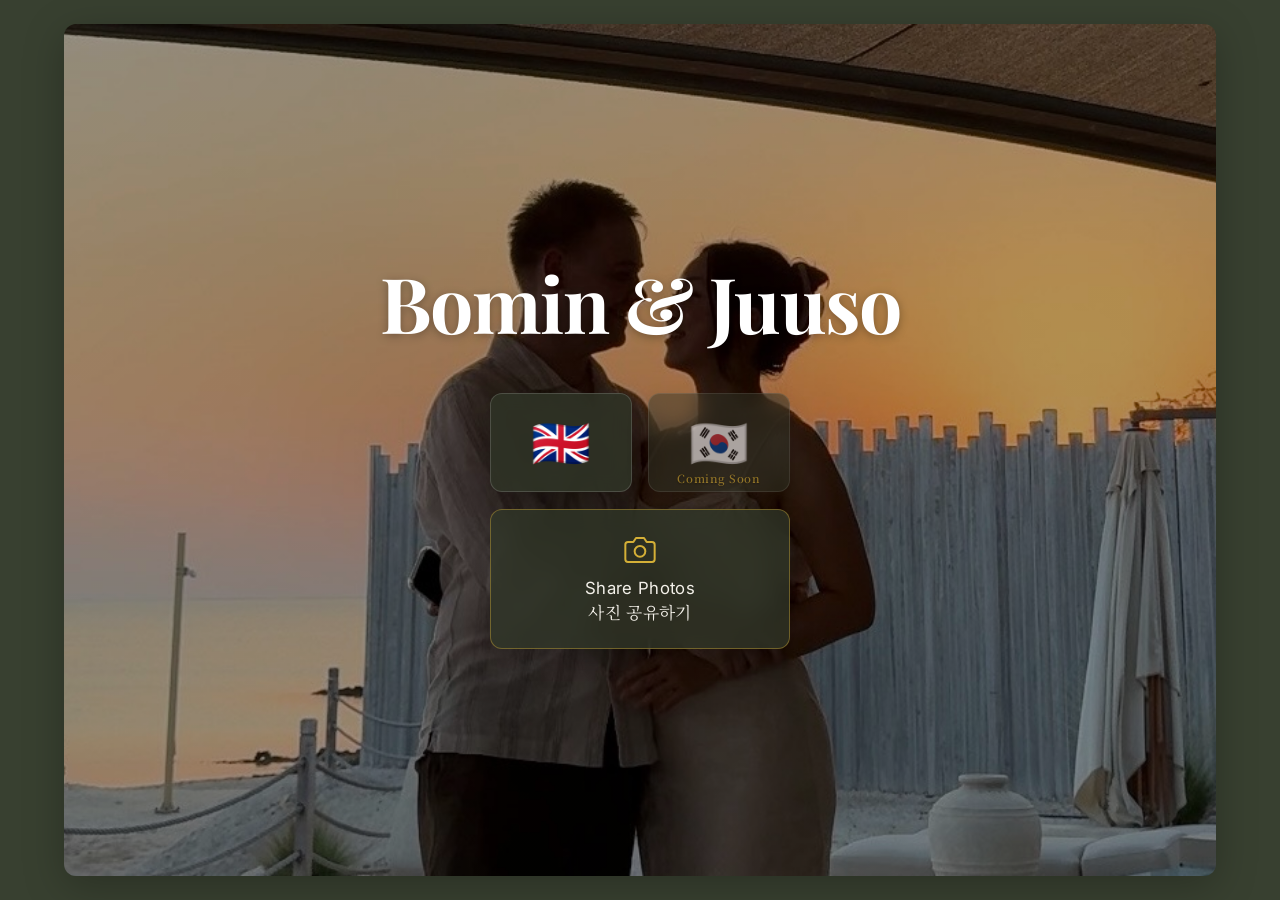
<file: wedding/index.html>
<!DOCTYPE html>
<html lang="en">
<head>
    <meta charset="UTF-8">
    <meta name="viewport" content="width=device-width, initial-scale=1.0">
    <title>Bomin & Juuso</title>
    <style>
        /* Imported Noto Serif KR for the elegant Korean button text */
        @import url('https://fonts.googleapis.com/css2?family=Inter:wght@300;400;600&family=Noto+Serif+KR:wght@300;400;600&family=Playfair+Display:ital,wght@0,400;0,600;1,400&display=swap');

        :root {
            --bg-color: #384030; 
            --inset-bg: #303729; 
            --text-main: #F4F1EA; 
            --accent: #D4AF37; 
        }

        body {
            margin: 0;
            padding: 0;
            background-color: var(--bg-color);
            color: var(--text-main);
            font-family: 'Inter', sans-serif;
            -webkit-font-smoothing: antialiased;
        }

        /* Exactly matches your beautifully boxed hero section */
        .hero-wrapper {
            height: 100vh;
            padding: 24px; 
            box-sizing: border-box;
            width: 100%;
            max-width: 1200px; 
            margin: 0 auto;
        }

        .hero {
            display: flex;
            flex-direction: column;
            justify-content: center;
            align-items: center;
            height: 100%; 
            width: 100%;
            border-radius: 12px;
            text-align: center;
            padding: 0 24px;
            box-sizing: border-box;
            background-image: linear-gradient(rgba(0, 0, 0, 0.3), rgba(0, 0, 0, 0.3)), url('couple.jpg');
            background-size: cover;
            background-position: center; 
            box-shadow: 0 10px 40px rgba(0,0,0,0.25); 
            overflow: hidden;
            animation: fadeInUp 1s ease-out forwards;
        }

        @keyframes fadeInUp {
            from { opacity: 0; transform: translateY(20px); }
            to { opacity: 1; transform: translateY(0); }
        }

        .hero h1 {
            font-family: 'Playfair Display', serif;
            font-size: 4.8rem; 
            letter-spacing: -0.02em;
            margin: 0 0 40px 0; 
            color: #FFFFFF; 
            text-shadow: 0 2px 10px rgba(0,0,0,0.3); 
        }

        /* Container for the buttons */
        .actions-container {
            display: flex;
            flex-direction: column;
            gap: 16px;
            align-items: center;
            width: 100%;
            max-width: 300px; /* Keeps the buttons neatly sized */
        }

        /* Side-by-side flags */
        .flag-row {
            display: flex;
            gap: 16px;
            width: 100%;
        }

        /* Frosted Glass Button Styling */
        .nav-btn {
            display: flex;
            align-items: center;
            justify-content: center;
            background-color: rgba(48, 55, 41, 0.75); /* Semi-transparent olive */
            backdrop-filter: blur(10px); /* Creates the frosted glass look */
            -webkit-backdrop-filter: blur(10px); /* For iPhones */
            color: var(--text-main);
            text-decoration: none;
            border-radius: 12px;
            border: 1px solid rgba(255, 255, 255, 0.15);
            transition: all 0.3s ease;
            box-shadow: 0 8px 24px rgba(0,0,0,0.2);
            position: relative;
        }

        .nav-btn:not(.disabled-btn):hover {
            background-color: rgba(48, 55, 41, 0.95);
            border-color: var(--accent);
            transform: translateY(-3px);
            box-shadow: 0 12px 30px rgba(0,0,0,0.3);
        }

        .flag-btn {
            flex: 1; /* Makes both flags perfectly equal width */
            padding: 20px 0;
            font-size: 3rem; /* Massive, clickable emojis */
            line-height: 1.2;
        }
        
        /* Styling for the disabled Korean button */
        .disabled-btn {
            opacity: 0.6;
            cursor: default;
            /* Override the standard nav-btn link behavior to prevent clicking */
            pointer-events: none;
        }
        
        /* The coming soon overlay text */
        .coming-soon-label {
            position: absolute;
            bottom: 6px;
            width: 100%;
            text-align: center;
            font-family: 'Noto Serif KR', serif;
            font-size: 0.7rem;
            color: var(--accent);
            font-weight: 600;
            letter-spacing: 0.05em;
            text-shadow: 0 1px 2px rgba(0,0,0,0.5);
        }

        /* Updated Camera Button to be square/balanced with icon on top and stacked text */
        .camera-btn {
            flex-direction: column;
            padding: 24px 16px;
            width: 100%; 
            box-sizing: border-box;
            gap: 10px;
            border-color: rgba(212, 175, 55, 0.4); 
            text-align: center;
        }

        .camera-btn:hover {
            border-color: var(--accent);
        }

        .camera-btn svg {
            color: var(--accent);
            flex-shrink: 0;
            margin-bottom: 2px;
        }

        .btn-text-wrapper {
            display: flex;
            flex-direction: column;
            align-items: center;
            gap: 2px;
            width: 100%;
        }

        /* Both English and Korean texts share identical styling as requested */
        .btn-text-en, .btn-text-ko {
            font-family: 'Inter', 'Noto Serif KR', sans-serif;
            font-size: 1.05rem;
            font-weight: 400;
            color: var(--text-main);
            letter-spacing: 0.02em;
        }

        /* Mobile adjustments */
        @media (max-width: 700px) {
            .hero-wrapper { padding: 16px; } 
            .hero h1 { font-size: 3.5rem; margin-bottom: 32px; }
            .flag-btn { padding: 16px 0; font-size: 2.8rem; }
            .coming-soon-label { font-size: 0.65rem; bottom: 4px; }
        }
    </style>
</head>
<body>
    <div class="hero-wrapper">
        <section class="hero">
            <h1>Bomin & Juuso</h1>
            
            <div class="actions-container">
                <div class="flag-row">
                    <!-- Finnish Flag links to en.html -->
                    <a href="en.html" class="nav-btn flag-btn" aria-label="English">
                        🇬🇧
                    </a>
                    <!-- Korean Flag disabled for now -->
                    <div class="nav-btn flag-btn disabled-btn" aria-label="Korean (Coming Soon)">
                        🇰🇷
                        <span class="coming-soon-label">Coming Soon</span>
                    </div>
                </div>
                
                <!-- Camera Button links to upload.html -->
                <a href="upload.html" class="nav-btn camera-btn" aria-label="Share Photos">
                    <svg width="32" height="32" viewBox="0 0 24 24" fill="none" stroke="currentColor" stroke-width="1.5" stroke-linecap="round" stroke-linejoin="round">
                        <path d="M23 19a2 2 0 0 1-2 2H3a2 2 0 0 1-2-2V8a2 2 0 0 1 2-2h4l2-3h6l2 3h4a2 2 0 0 1 2 2z"></path>
                        <circle cx="12" cy="13" r="4"></circle>
                    </svg>
                    <div class="btn-text-wrapper">
                        <span class="btn-text-en">Share Photos</span>
                        <span class="btn-text-ko">사진 공유하기</span>
                    </div>
                </a>
            </div>
        </section>
    </div>
</body>
</html>
</file>
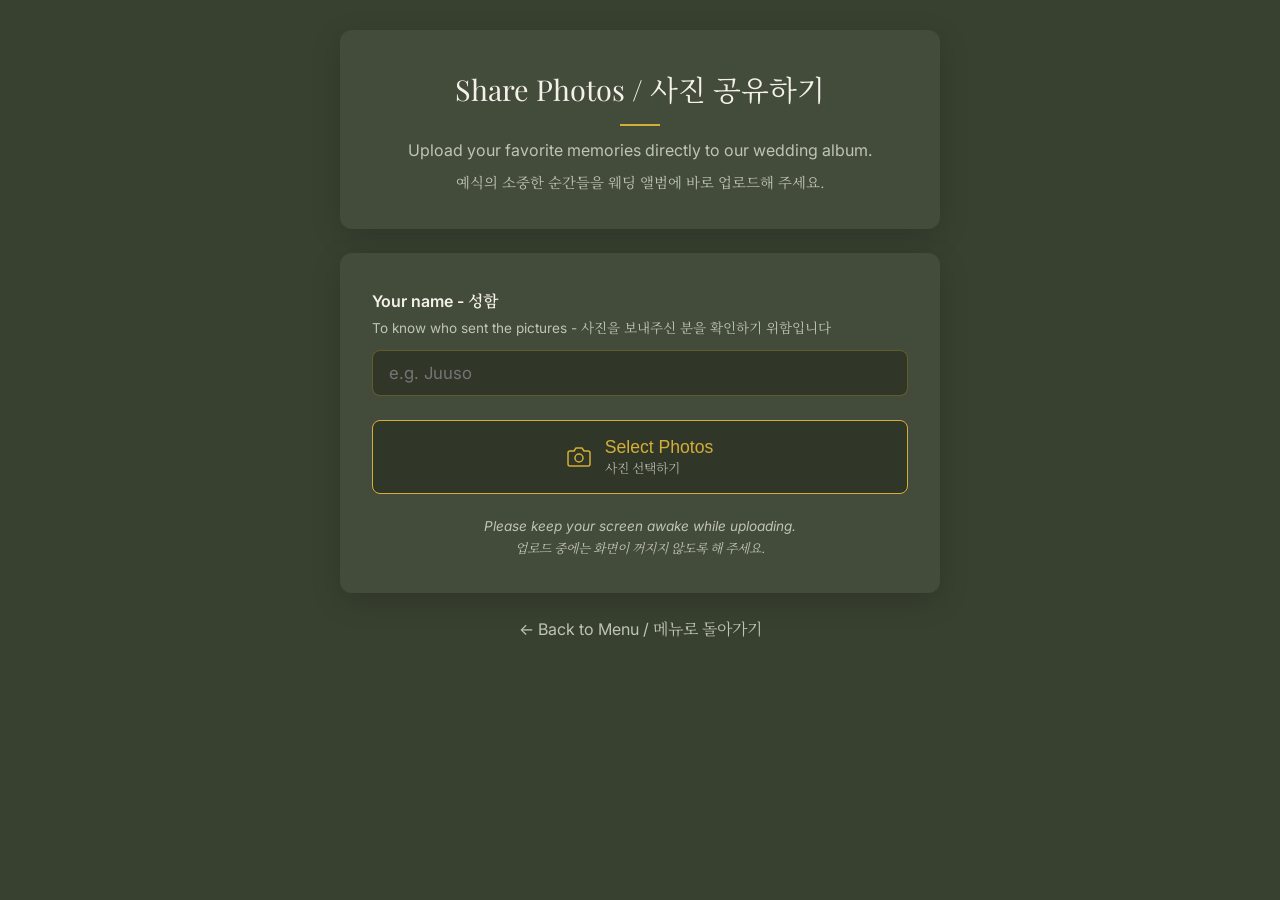
<file: wedding/upload.html>
<!DOCTYPE html>
<html lang="en">
<head>
    <meta charset="UTF-8">
    <meta name="viewport" content="width=device-width, initial-scale=1.0">
    <title>Share Photos - Juuso & Bomin</title>
    <style>
        @import url('https://fonts.googleapis.com/css2?family=Inter:wght@300;400;600&family=Noto+Serif+KR:wght@300;400;600&family=Playfair+Display:ital,wght@0,400;0,600;1,400&display=swap');

        :root {
            --bg-color: #384030; 
            --alt-bg: #434B3A; 
            --inset-bg: #303729; 
            --text-main: #F4F1EA; 
            --text-muted: #C0C3B7; 
            --accent: #D4AF37; 
            --divider: rgba(212, 175, 55, 0.15); 
        }

        html { scroll-behavior: smooth; }

        body {
            margin: 0; padding: 0;
            background-color: var(--bg-color);
            color: var(--text-main);
            font-family: 'Inter', 'Noto Serif KR', sans-serif;
            -webkit-font-smoothing: antialiased;
            line-height: 1.6;
        }

        h1, h2, h3 {
            font-family: 'Playfair Display', 'Noto Serif KR', serif;
            font-weight: 400;
            margin: 0;
        }

        .container {
            max-width: 600px;
            margin: 0 auto;
            padding: 30px 20px;
        }

        /* Floating Card Design */
        .container section {
            background-color: var(--alt-bg);
            border-radius: 12px;
            padding: 36px 32px;
            margin-bottom: 24px;
            box-shadow: 0 8px 30px rgba(0, 0, 0, 0.15);
            animation: fadeInUp 0.8s ease-out forwards;
        }

        @keyframes fadeInUp {
            from { opacity: 0; transform: translateY(20px); }
            to { opacity: 1; transform: translateY(0); }
        }

        .centered-block { text-align: center; }

        /* Unified Title Styling */
        h2 {
            font-size: 1.8rem;
            margin-bottom: 12px;
            color: var(--text-main);
            position: relative;
            padding-bottom: 14px;
        }

        .centered-block h2::after {
            content: '';
            position: absolute;
            left: 50%;
            transform: translateX(-50%);
            bottom: 0;
            width: 40px;
            height: 2px;
            background-color: var(--accent);
        }

        p {
            color: var(--text-muted);
            margin: 0 0 6px 0;
            font-size: 1rem;
        }

        .ko-sub {
            font-family: 'Noto Serif KR', serif;
            font-size: 0.9rem;
            color: var(--text-muted);
            margin: 0;
        }

        .input-group {
            margin-bottom: 24px;
            text-align: left;
        }

        .input-group label {
            display: block;
            font-size: 1rem;
            color: var(--text-main);
            margin-bottom: 4px;
            font-weight: 600;
        }

        .label-ko {
            font-size: 0.85rem;
            color: var(--text-muted);
            margin-bottom: 10px;
            display: block;
        }

        .name-input {
            width: 100%;
            padding: 12px 16px;
            background-color: var(--inset-bg);
            border: 1px solid rgba(212, 175, 55, 0.3);
            border-radius: 8px;
            color: var(--text-main);
            font-size: 1.05rem;
            box-sizing: border-box;
            outline: none;
            transition: border-color 0.3s ease;
            font-family: 'Inter', 'Noto Serif KR', sans-serif;
        }

        .name-input:focus {
            border-color: var(--accent);
        }

        /* The Custom Upload Button */
        .upload-btn-wrapper {
            position: relative;
            overflow: hidden;
            display: inline-block;
            width: 100%;
        }

        .btn {
            display: flex;
            align-items: center;
            justify-content: center;
            background-color: var(--inset-bg);
            color: var(--accent);
            border: 1px solid var(--accent);
            padding: 16px 20px;
            border-radius: 8px;
            font-size: 1.1rem;
            width: 100%;
            box-sizing: border-box;
            cursor: pointer;
            transition: all 0.3s ease;
            gap: 14px;
        }

        .btn:hover { background-color: #353D2E; }

        .btn-text-container {
            display: flex;
            flex-direction: column;
            text-align: left;
        }

        .btn-text-ko {
            font-family: 'Noto Serif KR', serif;
            font-size: 0.8rem;
            font-weight: 300;
            color: var(--text-muted);
        }

        .upload-btn-wrapper input[type=file] {
            font-size: 100px;
            position: absolute;
            left: 0;
            top: 0;
            opacity: 0;
            cursor: pointer;
            height: 100%;
        }

        /* Screen Wake Tip under button */
        .screen-wake-tip {
            margin-top: 14px;
            font-size: 0.85rem;
            color: var(--text-muted);
            text-align: center;
            line-height: 1.5;
        }

        .screen-wake-tip-ko {
            font-family: 'Noto Serif KR', serif;
            font-size: 0.8rem;
            margin-top: 2px;
        }

        /* Back Button */
        .back-container {
            text-align: center;
            margin-bottom: 40px;
        }

        .back-link {
            display: inline-block;
            color: var(--text-muted);
            text-decoration: none;
            border-bottom: 1px solid transparent;
            transition: all 0.3s ease;
            font-size: 1rem;
        }

        .back-link:hover {
            color: var(--text-main);
            border-bottom: 1px solid var(--text-main);
        }

        /* Loading UI */
        #loading-ui {
            display: none;
            margin-top: 20px;
            text-align: center;
        }

        .spinner {
            border: 3px solid rgba(212, 175, 55, 0.2);
            width: 26px;
            height: 26px;
            border-radius: 50%;
            border-left-color: var(--accent);
            animation: spin 1s linear infinite;
            margin: 0 auto 12px auto;
        }

        @keyframes spin { 0% { transform: rotate(0deg); } 100% { transform: rotate(360deg); } }

        #status-text {
            color: var(--accent);
            font-weight: 600;
            margin-bottom: 2px;
            font-size: 1rem;
        }
        
        #progress-text {
            color: var(--text-muted);
            font-size: 0.9rem;
        }

        @media (max-width: 700px) {
            .container { padding: 16px 12px; }
            .container section { padding: 28px 20px; }
        }
    </style>
</head>
<body>

    <div class="container">
        
        <!-- Header Section -->
        <section class="info-block centered-block">
            <h2>Share Photos / 사진 공유하기</h2>
            <p>Upload your favorite memories directly to our wedding album.</p>
            <p class="ko-sub">예식의 소중한 순간들을 웨딩 앨범에 바로 업로드해 주세요.</p>
        </section>

        <!-- Main Action Section (Name + Upload Button in one box) -->
        <section class="info-block">
            <div class="input-group">
                <label for="uploader-name">Your name - 성함</label>
                <span class="label-ko">To know who sent the pictures - 사진을 보내주신 분을 확인하기 위함입니다</span>
                <input type="text" id="uploader-name" class="name-input" placeholder="e.g. Juuso" required />
            </div>

            <!-- Upload Interface -->
            <div id="upload-interface" class="upload-btn-wrapper">
                <button class="btn" id="select-btn">
                    <svg width="24" height="24" viewBox="0 0 24 24" fill="none" stroke="currentColor" stroke-width="1.5" stroke-linecap="round" stroke-linejoin="round" style="flex-shrink: 0;">
                        <path d="M23 19a2 2 0 0 1-2 2H3a2 2 0 0 1-2-2V8a2 2 0 0 1 2-2h4l2-3h6l2 3h4a2 2 0 0 1 2 2z"></path>
                        <circle cx="12" cy="13" r="4"></circle>
                    </svg>
                    <div class="btn-text-container">
                        <span>Select Photos</span>
                        <span class="btn-text-ko">사진 선택하기</span>
                    </div>
                </button>
                <input type="file" id="file-input" accept="image/*" multiple />
            </div>

            <!-- Screen Wake Reminder under button -->
            <div class="screen-wake-tip">
                <em>Please keep your screen awake while uploading.</em>
                <div class="screen-wake-tip-ko"><em>업로드 중에는 화면이 꺼지지 않도록 해 주세요.</em></div>
            </div>

            <!-- Loading Interface -->
            <div id="loading-ui">
                <div class="spinner"></div>
                <div id="status-text">Uploading... / 업로드 중...</div>
                <div id="progress-text">Preparing photos</div>
            </div>
        </section>

        <!-- Back Link -->
        <div class="back-container">
            <a href="index.html" class="back-link">← Back to Menu / 메뉴로 돌아가기</a>
        </div>

    </div>

    <script>
        // --- PASTE YOUR NEW CLOUD RUN URL HERE ---
        const CLOUD_RUN_URL = 'https://generate-upload-url-240038891443.asia-northeast3.run.app';

        const fileInput = document.getElementById('file-input');
        const nameInput = document.getElementById('uploader-name');
        const uploadInterface = document.getElementById('upload-interface');
        const loadingUi = document.getElementById('loading-ui');
        const statusText = document.getElementById('status-text');
        const progressText = document.getElementById('progress-text');

        fileInput.addEventListener('change', async (e) => {
            const uploaderName = nameInput.value.trim();
            if (!uploaderName) {
                alert('Please enter your name before selecting photos! / 사진을 선택하시기 전에 성함을 입력해 주세요!');
                fileInput.value = '';
                nameInput.focus();
                return;
            }

            const files = e.target.files;
            if (files.length === 0) return;

            uploadInterface.style.display = 'none';
            nameInput.disabled = true;
            loadingUi.style.display = 'block';
            statusText.innerText = "Uploading Original Files... / 원본 파일 업로드 중...";
            progressText.innerText = `Preparing ${files.length} photos...`;

            let successCount = 0;

            // Execute all file uploads in parallel
            const uploadPromises = Array.from(files).map(async (file) => {
                try {
                    // 1. Ask Cloud Run for a temporary VIP Pass (Signed URL)
                    const response = await fetch(CLOUD_RUN_URL, {
                        method: 'POST',
                        headers: { 'Content-Type': 'application/json' },
                        body: JSON.stringify({ 
                            filename: file.name, 
                            uploaderName: uploaderName 
                        })
                    });
                    
                    if (!response.ok) throw new Error('Failed to get upload URL');
                    const { url } = await response.json();

                    // 2. Upload the RAW binary file directly to Google Cloud Storage
                    const uploadResponse = await fetch(url, {
                        method: 'PUT',
                        headers: { 'Content-Type': 'application/octet-stream' },
                        body: file
                    });

                    if (!uploadResponse.ok) throw new Error('Failed to upload file');
                    
                    successCount++;
                    progressText.innerText = `Uploaded ${successCount} of ${files.length} photos...`;
                } catch (error) {
                    console.error("Upload failed for", file.name, error);
                }
            });

            // Wait for all parallel uploads to finish
            await Promise.all(uploadPromises);

            loadingUi.style.display = 'none';
            uploadInterface.style.display = 'inline-block';
            nameInput.disabled = false;
            
            if (successCount === files.length) {
                alert('Thank you! All your photos have been successfully added to our album.\n감사합니다! 모든 사진이 웨딩 앨범에 성공적으로 추가되었습니다.');
            } else {
                alert(`Uploaded ${successCount} out of ${files.length} photos. Please try again if some failed.\n총 ${files.length}장 중 ${successCount}장이 업로드되었습니다. 실패한 사진이 있다면 다시 시도해 주세요.`);
            }
            
            fileInput.value = '';
        });
    </script>
</body>
</html>
</file>
